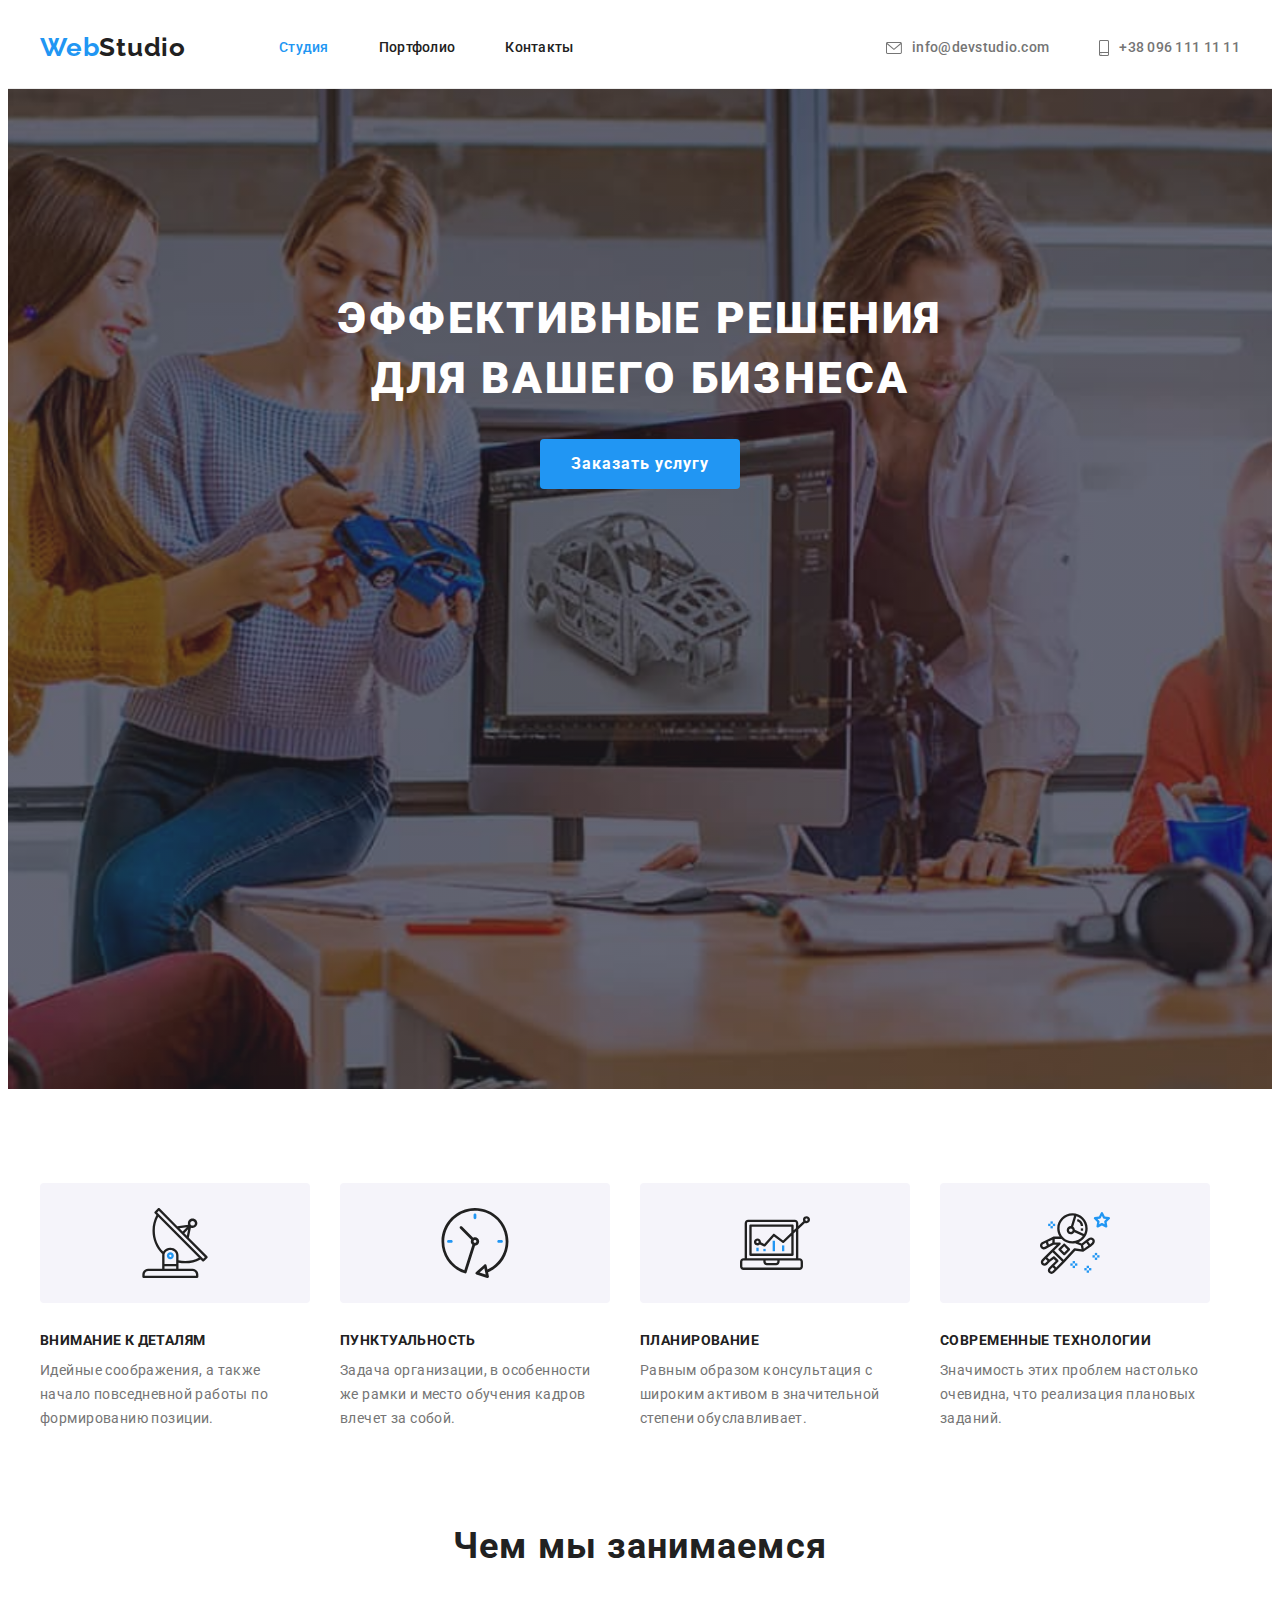
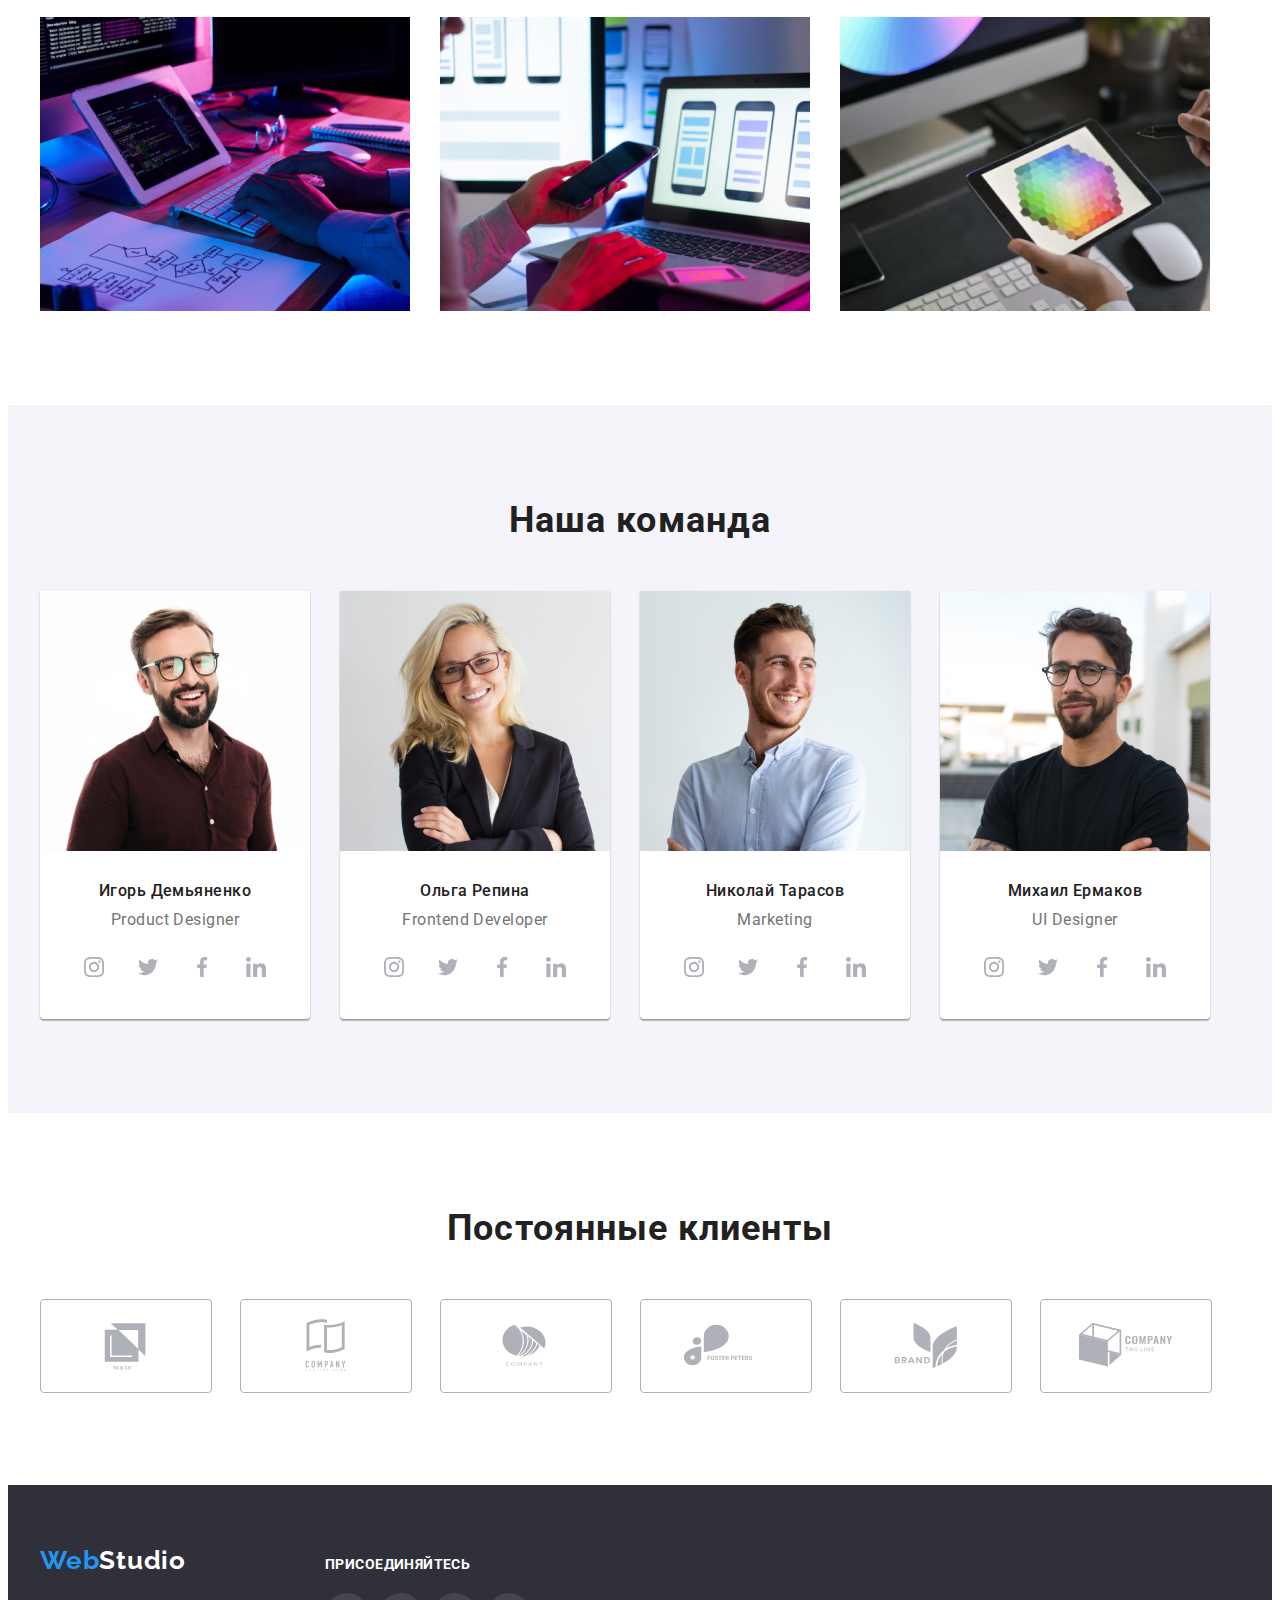
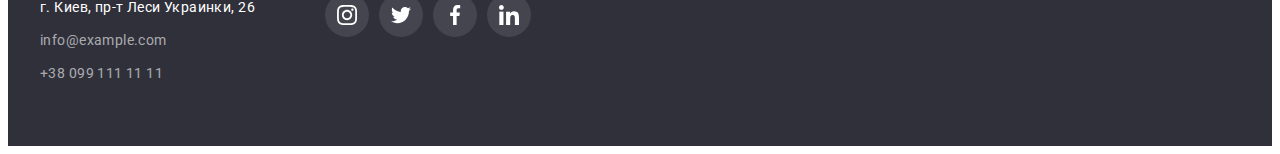
<file: index.html>
<!DOCTYPE html>
<html lang="ru">
  <head>
    <meta charset="UTF-8" />
    <meta http-equiv="X-UA-Compatible" content="IE=edge" />
    <meta name="viewport" content="width=device-width, initial-scale=1.0" />
    <link rel="preconnect" href="https://fonts.googleapis.com" />
    <link rel="preconnect" href="https://fonts.gstatic.com" crossorigin />
    <link
      href="https://fonts.googleapis.com/css2?family=Raleway:wght@700&family=Roboto:wght@400;500;700;900&display=swap"
      rel="stylesheet"
    />
    <title>Document</title>
    <link
      rel="stylesheet"
      href="https://cdnjs.cloudflare.com/ajax/libs/modern-normalize/1.1.0/modern-normalize.min.css"
      integrity="sha512-wpPYUAdjBVSE4KJnH1VR1HeZfpl1ub8YT/NKx4PuQ5NmX2tKuGu6U/JRp5y+Y8XG2tV+wKQpNHVUX03MfMFn9Q=="
      crossorigin="anonymous"
      referrerpolicy="no-referrer"
    />
    <link rel="stylesheet" href="./css/styles.css" />
  </head>
  <body>
    <!--Шапка сайта-->
    <header class="header">
      <div class="container main-list">
        <a lang="en" href="" class="header-logo link"
          >Web<span class="logo-black">Studio</span></a
        >
        <nav class="header-nav">
          <ul class="header-list list">
            <li class="header-item">
              <a href="" class="header-link link current">Студия</a>
            </li>
            <li class="header-item">
              <a href="./portfolio.html" class="header-link link">Портфолио</a>
            </li>
            <li class="header-item">
              <a href="" class="header-link link">Контакты</a>
            </li>
          </ul>
        </nav>
        <div class="contacts">
          <ul class="header-contacts list">
            <li class="header-item">
              <a href="" class="header-mail link">
                <svg class="contacts-icon" width="16" height="12">
                  <use href="./img/icons.svg#icon-envelope"></use>
                </svg>
                info@devstudio.com</a
              >
            </li>
            <li class="header-item">
              <a href="" class="header-tel link"
                ><svg class="contacts-icon" width="10" height="16">
                  <use href="./img/icons.svg#icon-smartphone"></use></svg
                >+38 096 111 11 11</a
              >
            </li>
          </ul>
        </div>
      </div>
    </header>

    <main>
      <!--Герой-->
      <section class="hero overlay">
        <div class="hero-contant">
          <h1 class="hero-title">Эффективные решения для вашего бизнеса</h1>
          <button type="button" class="hero-button">Заказать услугу</button>
        </div>
      </section>

      <!--Преимущества-->
      <section class="benefits">
        <div class="container">
          <h2 hidden class="visually-hidden">Наши преимущества</h2>
          <ul class="benefits-list list">
            <li class="benefits-item">
              <div class="benefits-picture">
                <svg class="benefits-icon" width="70" height="70">
                  <use href="./img/icons.svg#icon-antenna-1"></use>
                </svg>
              </div>
              <h3 class="benefits-title">Внимание к деталям</h3>
              <p class="benefits-text">
                Идейные соображения, а также начало повседневной работы по
                формированию позиции.
              </p>
            </li>
            <li class="benefits-item">
              <div class="benefits-picture">
                <svg class="benefits-icon" width="70" height="70">
                  <use href="./img/icons.svg#icon-clock-1"></use>
                </svg>
              </div>
              <h3 class="benefits-title">Пунктуальность</h3>
              <p class="benefits-text">
                Задача организации, в особенности же рамки и место обучения
                кадров влечет за собой.
              </p>
            </li>
            <li class="benefits-item">
              <div class="benefits-picture">
                <svg class="benefits-icon" width="70" height="70">
                  <use href="./img/icons.svg#icon-diagram-1"></use>
                </svg>
              </div>
              <h3 class="benefits-title">Планирование</h3>
              <p class="benefits-text">
                Равным образом консультация с широким активом в значительной
                степени обуславливает.
              </p>
            </li>
            <li class="benefits-item">
              <div class="benefits-picture">
                <svg class="benefits-icon" width="70" height="70">
                  <use href="./img/icons.svg#icon-astronaut-1"></use>
                </svg>
              </div>
              <h3 class="benefits-title">Современные технологии</h3>
              <p class="benefits-text">
                Значимость этих проблем настолько очевидна, что реализация
                плановых заданий.
              </p>
            </li>
          </ul>
        </div>
      </section>

      <!--Виды работ-->
      <section class="worktypes">
        <div class="container">
          <h2 class="worktypes-title">Чем мы занимаемся</h2>
          <ul class="worktypes-list list">
            <li class="worktypes-item">
              <a href="">
                <img
                  class="worktypes-photo"
                  src="./img/comp1.jpg"
                  alt="разработка програмного обеспечения"
                  width="370"
                />
              </a>
            </li>
            <li class="worktypes-item">
              <a href="">
                <img
                  class="worktypes-photo"
                  src="./img/comp2.jpg"
                  alt="тестирование мобильного приложения"
                  width="370"
                />
              </a>
            </li>
            <li class="worktypes-item">
              <a href="">
                <img
                  class="worktypes-photo"
                  src="./img/comp3.jpg"
                  alt="работа с палитрой цветов"
                  width="370"
                />
              </a>
            </li>
          </ul>
        </div>
      </section>

      <!--Команда-->
      <section class="command">
        <div class="container">
          <h2 class="command-title">Наша команда</h2>
          <ul class="command-list list">
            <li class="command-item">
              <img
                class="photo"
                lang="en"
                src="./img/photo1.jpg"
                alt="Product Designer"
                width="270"
              />
              <div class="command-container">
                <h3 class="command-photo">Игорь Демьяненко</h3>
                <p lang="en" class="command-text">Product Designer</p>
                <ul class="command-soc-list list">
                  <li class="command-soc-item">
                    <a href="" class="command-soc-link link">
                      <svg class="command-soc-icon" width="20" height="20">
                        <use href="./img/icons.svg#icon-instagram"></use>
                      </svg>
                    </a>
                  </li>
                  <li class="command-soc-item">
                    <a href="" class="command-soc-link link">
                      <svg class="command-soc-icon" width="20" height="20">
                        <use href="./img/icons.svg#icon-twitter"></use>
                      </svg>
                    </a>
                  </li>
                  <li class="command-soc-item">
                    <a href="" class="command-soc-link link">
                      <svg class="command-soc-icon" width="20" height="20">
                        <use href="./img/icons.svg#icon-facebook"></use>
                      </svg>
                    </a>
                  </li>
                  <li class="command-soc-item">
                    <a href="" class="command-soc-link link">
                      <svg class="command-soc-icon" width="20" height="20">
                        <use href="./img/icons.svg#icon-linkedin"></use>
                      </svg>
                    </a>
                  </li>
                </ul>
              </div>
            </li>
            <li class="command-item">
              <img
                class="photo"
                lang="en"
                src="./img/photo2.jpg"
                alt="Frontend Developer"
                width="270"
              />
              <div class="command-container">
                <h3 class="command-photo">Ольга Репина</h3>
                <p lang="en" class="command-text">Frontend Developer</p>
                <ul class="command-soc-list list">
                  <li class="command-soc-item">
                    <a href="" class="command-soc-link link">
                      <svg class="command-soc-icon" width="20" height="20">
                        <use href="./img/icons.svg#icon-instagram"></use>
                      </svg>
                    </a>
                  </li>
                  <li class="command-soc-item">
                    <a href="" class="command-soc-link link">
                      <svg class="command-soc-icon" width="20" height="20">
                        <use href="./img/icons.svg#icon-twitter"></use>
                      </svg>
                    </a>
                  </li>
                  <li class="command-soc-item">
                    <a href="" class="command-soc-link link">
                      <svg class="command-soc-icon" width="20" height="20">
                        <use href="./img/icons.svg#icon-facebook"></use>
                      </svg>
                    </a>
                  </li>
                  <li class="command-soc-item">
                    <a href="" class="command-soc-link link">
                      <svg class="command-soc-icon" width="20" height="20">
                        <use href="./img/icons.svg#icon-linkedin"></use>
                      </svg>
                    </a>
                  </li>
                </ul>
              </div>
            </li>
            <li class="command-item">
              <img
                class="photo"
                lang="en"
                src="./img/photo3.jpg"
                alt="Marketing"
                width="270"
              />
              <div class="command-container">
                <h3 class="command-photo">Николай Тарасов</h3>
                <p lang="en" class="command-text">Marketing</p>
                <ul class="command-soc-list list">
                  <li class="command-soc-item">
                    <a href="" class="command-soc-link link">
                      <svg class="command-soc-icon" width="20" height="20">
                        <use href="./img/icons.svg#icon-instagram"></use>
                      </svg>
                    </a>
                  </li>
                  <li class="command-soc-item">
                    <a href="" class="command-soc-link link">
                      <svg class="command-soc-icon" width="20" height="20">
                        <use href="./img/icons.svg#icon-twitter"></use>
                      </svg>
                    </a>
                  </li>
                  <li class="command-soc-item">
                    <a href="" class="command-soc-link link">
                      <svg class="command-soc-icon" width="20" height="20">
                        <use href="./img/icons.svg#icon-facebook"></use>
                      </svg>
                    </a>
                  </li>
                  <li class="command-soc-item">
                    <a href="" class="command-soc-link link">
                      <svg class="command-soc-icon" width="20" height="20">
                        <use href="./img/icons.svg#icon-linkedin"></use>
                      </svg>
                    </a>
                  </li>
                </ul>
              </div>
            </li>
            <li class="command-item">
              <img
                class="photo"
                lang="en"
                src="./img/photo4.jpg"
                alt="UI Designer"
                width="270"
              />
              <div class="command-container">
                <h3 class="command-photo">Михаил Ермаков</h3>
                <p lang="en" class="command-text">UI Designer</p>
                <ul class="command-soc-list list">
                  <li class="command-soc-item">
                    <a href="" class="command-soc-link link">
                      <svg class="command-soc-icon" width="20" height="20">
                        <use href="./img/icons.svg#icon-instagram"></use>
                      </svg>
                    </a>
                  </li>
                  <li class="command-soc-item">
                    <a href="" class="command-soc-link link">
                      <svg class="command-soc-icon" width="20" height="20">
                        <use href="./img/icons.svg#icon-twitter"></use>
                      </svg>
                    </a>
                  </li>
                  <li class="command-soc-item">
                    <a href="" class="command-soc-link link">
                      <svg class="command-soc-icon" width="20" height="20">
                        <use href="./img/icons.svg#icon-facebook"></use>
                      </svg>
                    </a>
                  </li>
                  <li class="command-soc-item">
                    <a href="" class="command-soc-link link">
                      <svg class="command-soc-icon" width="20" height="20">
                        <use href="./img/icons.svg#icon-linkedin"></use>
                      </svg>
                    </a>
                  </li>
                </ul>
              </div>
            </li>
          </ul>
        </div>
      </section>

      <!-- Постоянные клиенты -->
      <section class="clients">
        <h2 class="clients-title">Постоянные клиенты</h2>
        <div class="container">
          <h2 class="clients-title-bottom" hidden>Лого клиентов</h2>
          <ul class="clients-list list">
            <li class="clients-item">
              <a href="" class="clients-logo-link link">
                <svg class="clients-icon" width="106" height="60">
                  <use href="./img/icons.svg#icon-grouplogo1"></use>
                </svg>
              </a>
            </li>
            <li class="clients-item">
              <a href="" class="clients-logo-link link">
                <svg class="clients-icon" width="106" height="60">
                  <use href="./img/icons.svg#icon-grouplogo2"></use>
                </svg>
              </a>
            </li>
            <li class="clients-item">
              <a href="" class="clients-logo-link link">
                <svg class="clients-icon" width="106" height="60">
                  <use href="./img/icons.svg#icon-grouplogo3"></use>
                </svg>
              </a>
            </li>
            <li class="clients-item">
              <a href="" class="clients-logo-link link">
                <svg class="clients-icon" width="106" height="60">
                  <use href="./img/icons.svg#icon-grouplogo4"></use>
                </svg>
              </a>
            </li>
            <li class="clients-item">
              <a href="" class="clients-logo-link link">
                <svg class="clients-icon" width="106" height="60">
                  <use href="./img/icons.svg#icon-grouplogo5"></use>
                </svg>
              </a>
            </li>
            <li class="clients-item">
              <a href="" class="clients-logo-link link">
                <svg class="clients-icon" width="106" height="60">
                  <use href="./img/icons.svg#icon-grouplogo6"></use>
                </svg>
              </a>
            </li>
          </ul>
        </div>
      </section>
    </main>

    <!--Подвал-->
    <footer class="footer">
      <div class="footer-container">
        <div class="footer-address">
          <div class="footer-logo">
            <a lang="en" href="" class="footer-logo link"
              >Web<span class="white">Studio</span></a
            >
          </div>
          <address class="address">
            <p class="address-text">г. Киев, пр-т Леси Украинки, 26</p>
            <ul class="address-list list">
              <li class="address-item">
                <a href="" class="address-mail link">info@example.com</a>
              </li>
              <li class="address-item">
                <a href="" class="address-tel link">+38 099 111 11 11</a>
              </li>
            </ul>
          </address>
        </div>
        <div class="footer-join">
          <strong class="footer-title">Присоединяйтесь</strong>
          <ul class="footer-list list">
            <li class="footer-item">
              <a href="" class="footer-soc-link link">
                <svg class="footer-soc-icon" width="20" height="20">
                  <use href="./img/icons.svg#icon-instagram"></use>
                </svg>
              </a>
            </li>
            <li class="footer-item">
              <a href="" class="footer-soc-link link">
                <svg class="footer-soc-icon" width="20" height="20">
                  <use href="./img/icons.svg#icon-twitter"></use>
                </svg>
              </a>
            </li>
            <li class="footer-item">
              <a href="" class="footer-soc-link link">
                <svg class="footer-soc-icon" width="20" height="20">
                  <use href="./img/icons.svg#icon-facebook"></use>
                </svg>
              </a>
            </li>
            <li class="footer-item">
              <a href="" class="footer-soc-link link">
                <svg class="footer-soc-icon" width="20" height="20">
                  <use href="./img/icons.svg#icon-linkedin"></use>
                </svg>
              </a>
            </li>
          </ul>
        </div>
      </div>
    </footer>
  </body>
</html>
</file>
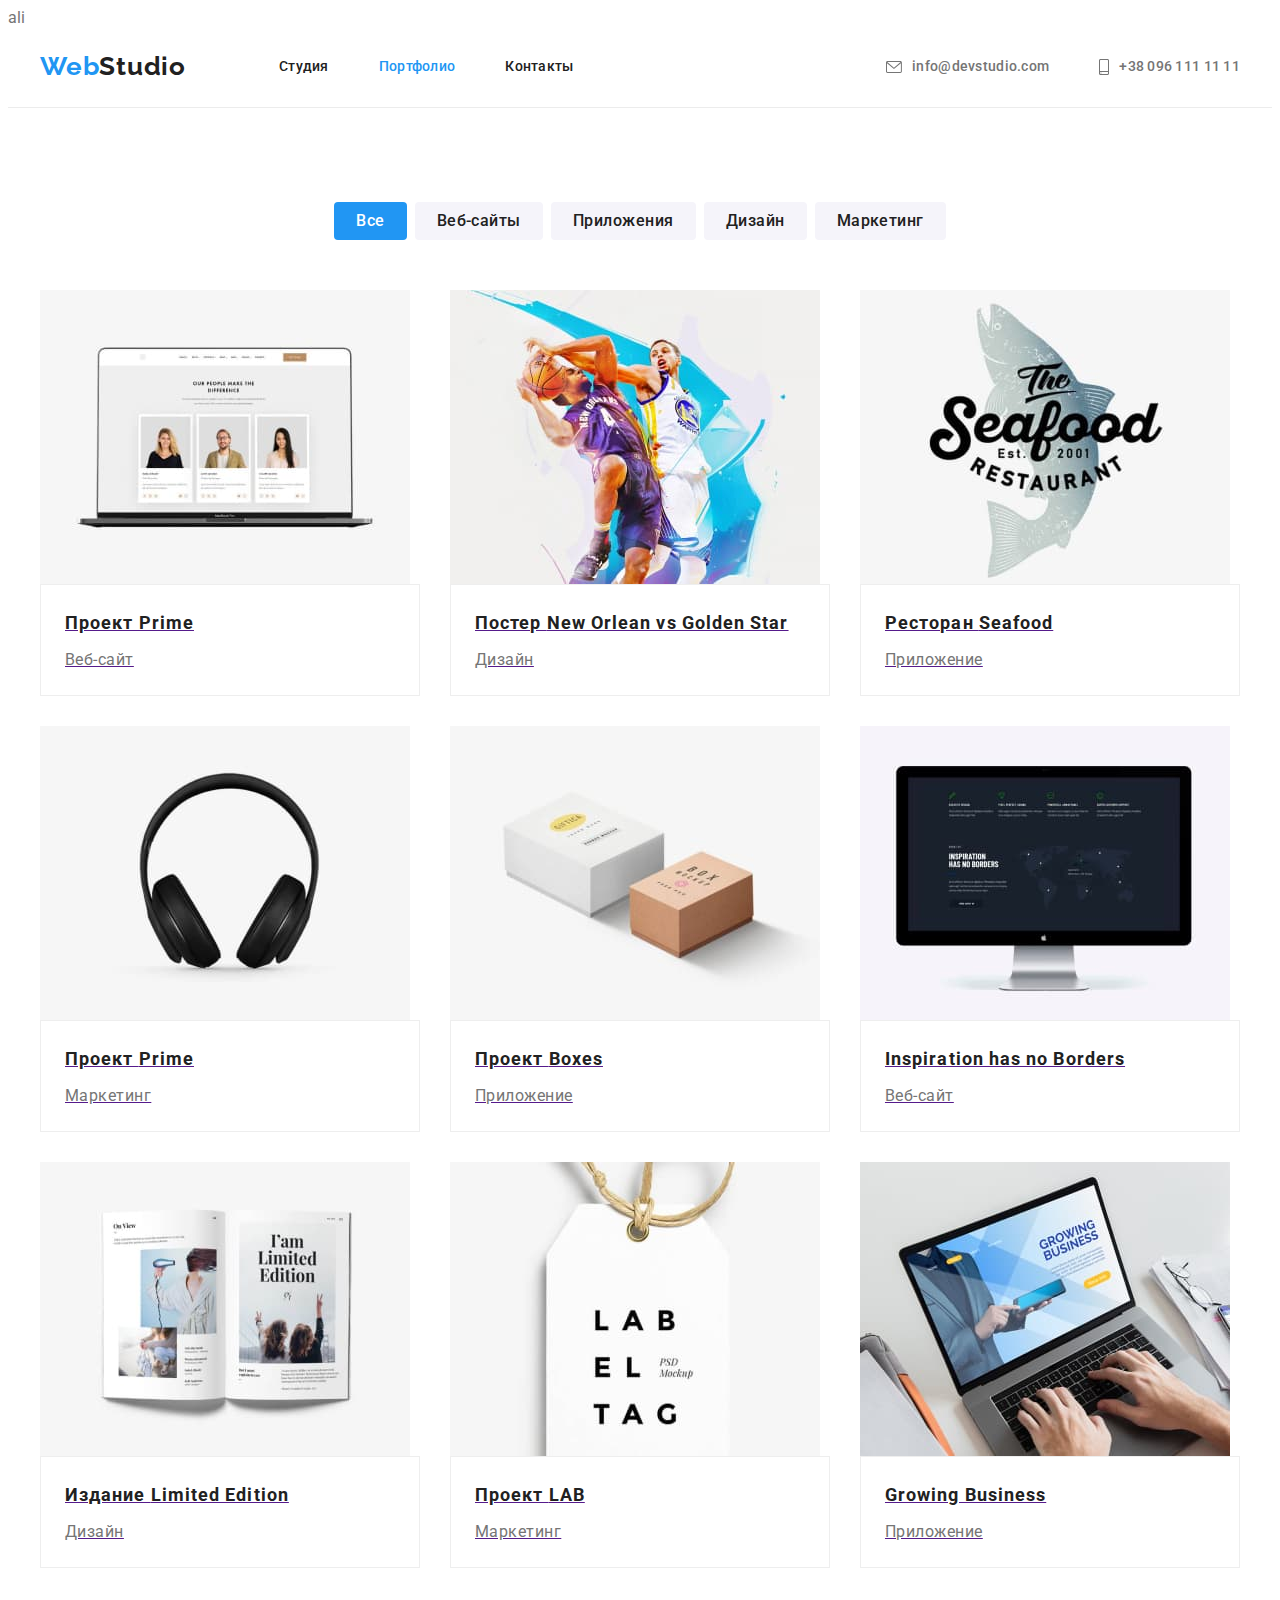
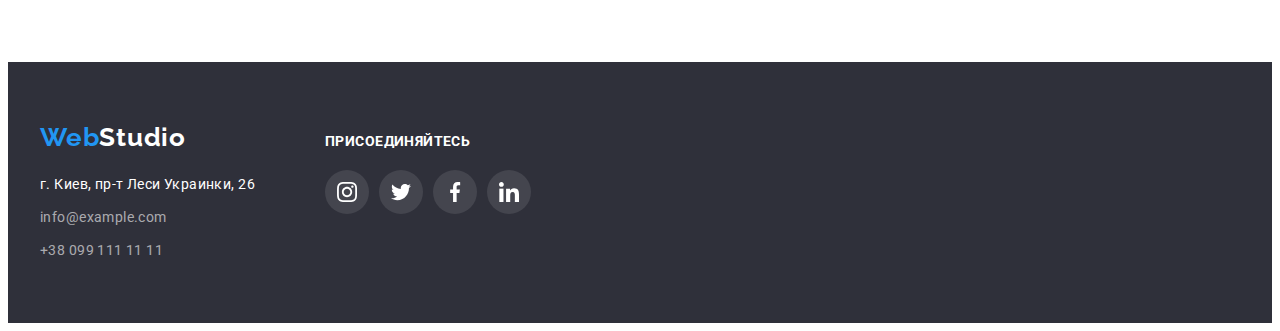
<file: portfolio.html>
ali<!DOCTYPE html>
<html lang="ru">
  <head>
    <meta charset="UTF-8" />
    <meta http-equiv="X-UA-Compatible" content="IE=edge" />
    <meta name="viewport" content="width=device-width, initial-scale=1.0" />
    <link rel="preconnect" href="https://fonts.googleapis.com" />
    <link rel="preconnect" href="https://fonts.gstatic.com" crossorigin />
    <link
      href="https://fonts.googleapis.com/css2?family=Raleway:wght@700&family=Roboto:wght@400;500;700;900&display=swap"
      rel="stylesheet"
    />
    <title>Document</title>
    <link
      rel="stylesheet"
      href="https://cdnjs.cloudflare.com/ajax/libs/modern-normalize/1.1.0/modern-normalize.min.css"
      integrity="sha512-wpPYUAdjBVSE4KJnH1VR1HeZfpl1ub8YT/NKx4PuQ5NmX2tKuGu6U/JRp5y+Y8XG2tV+wKQpNHVUX03MfMFn9Q=="
      crossorigin="anonymous"
      referrerpolicy="no-referrer"
    />
    <link rel="stylesheet" href="./css/styles.css" />
  </head>
  <body>
    <!--Шапка сайта-->
    <header class="header">
      <div class="container main-list">
        <a lang="en" href="" class="header-logo link"
          >Web<span class="logo-black">Studio</span></a
        >
        <nav class="header-nav">
          <ul class="header-list list">
            <li class="header-item">
              <a href="/index.html" class="header-link link">Студия</a>
            </li>
            <li class="header-item">
              <a href="./portfolio.html" class="header-link link current"
                >Портфолио</a
              >
            </li>
            <li class="header-item">
              <a href="" class="header-link link">Контакты</a>
            </li>
          </ul>
        </nav>
        <div class="contacts">
          <ul class="header-contacts list">
            <li class="header-item">
              <a href="" class="header-mail link">
                <svg class="contacts-icon" width="16" height="12">
                  <use href="./img/icons.svg#icon-envelope"></use>
                </svg>
                info@devstudio.com</a
              >
            </li>
            <li class="header-item">
              <a href="" class="header-tel link"
                ><svg class="contacts-icon" width="10" height="16">
                  <use href="./img/icons.svg#icon-smartphone"></use></svg
                >+38 096 111 11 11</a
              >
            </li>
          </ul>
        </div>
      </div>
    </header>

    <main>
      <!-- Портфолио -->
      <section class="portfolio">
        <div class="container">
          <h1 hidden>Портфолио</h1>
          <ul class="portfoliobutton-list list">
            <li class="portfoliobutton-item">
              <button type="button" class="portfoliobutton current-button">
                Все
              </button>
            </li>
            <li class="portfoliobutton-item">
              <button type="button" class="portfoliobutton">Веб-сайты</button>
            </li>
            <li class="portfoliobutton-item">
              <button type="button" class="portfoliobutton">Приложения</button>
            </li>
            <li class="portfoliobutton-item">
              <button type="button" class="portfoliobutton">Дизайн</button>
            </li>
            <li class="portfoliobutton-item">
              <button type="button" class="portfoliobutton">Маркетинг</button>
            </li>
          </ul>

          <ul class="portfolio-list list">
            <li class="portfolio-item">
              <a href="" class="portfolio-link" link>
                <img
                  class="photo"
                  src="./img/work-example-1.jpg"
                  alt="Пример веб-сайта"
                  width="370"
                />
                <div class="portfolio-bottom">
                  <h2 class="portfolio-title">Проект Prime</h2>
                  <p class="portfolio-text">Веб-сайт</p>
                </div>
              </a>
            </li>
            <li class="portfolio-item">
              <a href="" class="portfolio-link" link>
                <img
                  class="photo"
                  src="./img/work-example-2.jpg"
                  alt="Пример дизайна"
                  width="370"
                />
                <div class="portfolio-bottom">
                  <h2 class="portfolio-title">
                    Постер <span lang="en">New Orlean vs Golden Star</span>
                  </h2>
                  <p class="portfolio-text">Дизайн</p>
                </div>
              </a>
            </li>
            <li class="portfolio-item">
              <a href="" class="portfolio-link" link>
                <img
                  class="photo"
                  src="./img/work-example-3.jpg"
                  alt="Пример приложения"
                  width="370"
                />
                <div class="portfolio-bottom">
                  <h2 class="portfolio-title">
                    Ресторан <span lang="en">Seafood</span>
                  </h2>
                  <p class="portfolio-text">Приложение</p>
                </div>
              </a>
            </li>
            <li class="portfolio-item">
              <a href="" class="portfolio-link" link>
                <img
                  class="photo"
                  src="./img/work-example-4.jpg"
                  alt="Пример маркетинга"
                  width="370"
                />
                <div class="portfolio-bottom">
                  <h2 class="portfolio-title">
                    Проект <span lang="en">Prime</span>
                  </h2>
                  <p class="portfolio-text">Маркетинг</p>
                </div>
              </a>
            </li>
            <li class="portfolio-item">
              <a href="" class="portfolio-link" link>
                <img
                  class="photo"
                  src="./img/work-example-5.jpg"
                  alt="Пример приложения"
                  width="370"
                />
                <div class="portfolio-bottom">
                  <h2 class="portfolio-title">
                    Проект <span lang="en">Boxes</span>
                  </h2>
                  <p class="portfolio-text">Приложение</p>
                </div>
              </a>
            </li>
            <li class="portfolio-item">
              <a href="" class="portfolio-link" link>
                <img
                  class="photo"
                  src="./img/work-example-6.jpg"
                  alt="Пример веб-сайта"
                  width="370"
                />
                <div class="portfolio-bottom">
                  <h2 lang="en" class="portfolio-title">
                    Inspiration has no Borders
                  </h2>
                  <p class="portfolio-text">Веб-сайт</p>
                </div>
              </a>
            </li>
            <li class="portfolio-item">
              <a href="" class="portfolio-link" link>
                <img
                  class="photo"
                  src="./img/work-example-7.jpg"
                  alt="Пример дизайна"
                  width="370"
                />
                <div class="portfolio-bottom">
                  <h2 class="portfolio-title">
                    Издание <span lang="en">Limited Edition</span>
                  </h2>
                  <p class="portfolio-text">Дизайн</p>
                </div>
              </a>
            </li>
            <li class="portfolio-item">
              <a href="" class="portfolio-link" link>
                <img
                  class="photo"
                  src="./img/work-example-8.jpg"
                  alt="Пример маркетинга"
                  width="370"
                />
                <div class="portfolio-bottom">
                  <h2 class="portfolio-title">
                    Проект <span lang="en">LAB</span>
                  </h2>
                  <p class="portfolio-text">Маркетинг</p>
                </div>
              </a>
            </li>
            <li class="portfolio-item">
              <a href="" class="portfolio-link" link>
                <img
                  class="photo"
                  src="./img/work-example-9.jpg"
                  alt="Пример приложения"
                  width="370"
                />
                <div class="portfolio-bottom">
                  <h2 lang="en" class="portfolio-title">Growing Business</h2>
                  <p class="portfolio-text">Приложение</p>
                </div>
              </a>
            </li>
          </ul>
        </div>
      </section>
    </main>

    <!--Подвал-->
    <footer class="footer">
      <div class="footer-container">
        <div class="footer-address">
          <a lang="en" href="" class="footer-logo link"
            >Web<span class="white">Studio</span></a
          >
          <address class="address">
            <p class="address-text">г. Киев, пр-т Леси Украинки, 26</p>
            <ul class="address-list list">
              <li class="address-item">
                <a href="" class="address-mail link">info@example.com</a>
              </li>
              <li class="address-item">
                <a href="" class="address-tel link">+38 099 111 11 11</a>
              </li>
            </ul>
          </address>
        </div>
        <div class="footer-join">
          <strong class="footer-title">Присоединяйтесь</strong>
          <ul class="footer-list list">
            <li class="footer-item">
              <a href="" class="footer-soc-link link">
                <svg class="footer-soc-icon" width="20" height="20">
                  <use href="./img/icons.svg#icon-instagram"></use>
                </svg>
              </a>
            </li>
            <li class="footer-item">
              <a href="" class="footer-soc-link link">
                <svg class="footer-soc-icon" width="20" height="20">
                  <use href="./img/icons.svg#icon-twitter"></use>
                </svg>
              </a>
            </li>
            <li class="footer-item">
              <a href="" class="footer-soc-link link">
                <svg class="footer-soc-icon" width="20" height="20">
                  <use href="./img/icons.svg#icon-facebook"></use>
                </svg>
              </a>
            </li>
            <li class="footer-item">
              <a href="" class="footer-soc-link link">
                <svg class="footer-soc-icon" width="20" height="20">
                  <use href="./img/icons.svg#icon-linkedin"></use>
                </svg>
              </a>
            </li>
          </ul>
        </div>
      </div>
    </footer>
  </body>
</html>
</file>
<file: css/styles.css>
/* цвет текста заголовков #212121 */
/* цвет основного текста rgba(117, 117, 117, 1) */
/* цвет акцента и первой части лого в шапке и подвале #2196F3 */
/* цвет второй части лого в шапке #000000 */
/* цвет второй части лого в подвале и текста в герое #FFFFFF */
/* вторичный цвет фона #F5F4FA */
/* цвет фона героя #2F303A */

:root {
  --primery-text-color: rgba(117, 117, 117, 1);
  --title-text-color: #212121;
  --accennt-color: #2196f3;
  --background-color: #2f303a;
  --command-bg-color: #f5f4fa;
  --primery-bg-color: #ffffff;
  --button-color: #188ce8;
  --header-list-color: #757575;
  --address-list-color: rgba(255, 255, 255, 0.6);
  --border-color: #eeeeee;
  --border-hed-color: #ececec;
  --box-shadow-one: rgba(0, 0, 0, 0.12);
  --box-shadow-two: rgba(0, 0, 0, 0.14);
  --box-shadow-three: rgba(0, 0, 0, 0.2);
  --command-soc-link: #afb1b8;
  --footer-linl-color: rgba(255, 255, 255, 0.1);
  --portfolio-shadow-one: rgba(0, 0, 0, 0.12);
  --portfolio-shadow-two: rgba(0, 0, 0, 0.06);
  --portfolio-shadow-three: rgba(0, 0, 0, 0.16);
  --portfoliobutton-shadow-one: rgba(0, 0, 0, 0.1);
  --portfoliobutton-shadow-two: rgba(0, 0, 0, 0.08);
  --portfoliobutton-shadow-three: rgba(0, 0, 0, 0.12);
}

p,
h1,
h2,
h3,
h4 {
  margin: 0;
}
ul {
  margin: 0;
  padding-left: 0;
}

body {
  color: var(--primery-text-color);
  background-color: var(--primery-bg-color);
  font-family: Roboto, sans-serif;
}
.list {
  list-style: none;
  padding: 0;
  margin: 0;
}
.link {
  text-decoration: none;
}

/*            header            */
.container {
  margin-left: auto;
  margin-right: auto;
  width: 1200px;
  padding: 0 15px;
}

.header {
  background-color: var(--primery-bg-color);
  border-bottom: 1px solid var(--border-hed-color);
}

.main-list {
  display: flex;
}

.header-list {
  display: flex;
}

.header-contacts {
  display: flex;
}
.header-contacts .header-item + .header-item {
  margin-left: 50px;
}
.header-list .header-item + .header-item {
  margin-left: 50px;
}

.header-logo {
  display: block;
  padding-top: 24px;
  padding-bottom: 25px;
  margin-right: 93px;
  color: var(--accennt-color);
  font-family: "Raleway";
  font-weight: 700;
  font-size: 26px;
  line-height: 1.19;
  letter-spacing: 0.03em;
}

.logo-black {
  color: var(--title-text-color);
}

.link.current,
.header-list .link:hover,
.header-list .link:focus {
  color: var(--accennt-color);
}

.header-link {
  display: block;
  padding-top: 32px;
  padding-bottom: 32px;
  font-weight: 500;
  font-size: 14px;
  line-height: 1.14;
  letter-spacing: 0.02em;
  color: var(--title-text-color);
}

.contacts {
  margin-left: auto;
}

.header-contacts .link:hover,
.header-contacts .link:focus {
  color: var(--accennt-color);
}

.header-mail,
.header-tel {
  display: flex;
  align-items: center;
  padding-top: 32px;
  padding-bottom: 32px;
  color: var(--header-list-color);
  font-weight: 500;
  font-size: 14px;
  line-height: 1.14;
  letter-spacing: 0.02em;
}

.contacts-icon {
  margin-right: 10px;
  fill: currentColor;
}
/*                     hero                  */
.hero {
  background-color: var(--background-color);
  padding: 200px 0;
}

.overlay {
  background-image: linear-gradient(
      rgba(47, 48, 58, 0.4),
      rgba(47, 48, 58, 0.4)
    ),
    url("../img/image-hero.jpg");
  max-width: 1600px;
  height: 600px;
  margin: 0 auto;
  background-repeat: no-repeat;
  background-position: center;
  background-size: cover;
}

.hero-contant {
  max-width: 696px;
  margin-left: auto;
  margin-right: auto;
}
.hero-title {
  margin-top: 0;
  margin-bottom: 30px;
  color: var(--primery-bg-color);
  background-color: transparent;
  font-weight: 900;
  font-size: 44px;
  line-height: 1.36;
  text-align: center;
  letter-spacing: 0.06em;
  text-transform: uppercase;
}
.hero-button {
  display: flex;
  margin: 0 auto;
  min-width: 200px;
  height: 50px;
  justify-content: center;
  border-radius: 4px;
  border: transparent;
  color: var(--primery-bg-color);
  background-color: var(--accennt-color);
  font-family: inherit;
  font-weight: 700;
  font-size: 16px;
  line-height: 1.88;
  align-items: center;
  text-align: center;
  letter-spacing: 0.06em;
  cursor: pointer;
}
.hero-button:hover,
.hero-button:focus {
  background-color: var(--button-color);
}

/*                  benefits                  */
.visually-hidden {
  position: absolute;
  width: 1px;
  height: 1px;
  margin: -1px;
  border: 0;
  padding: 0;
  white-space: nowrap;
  clip-path: inset(100%);
  clip: rect(0 0 0 0);
  overflow: hidden;
}

.benefits {
  padding-top: 94px;
  padding-bottom: 94px;
  margin-top: 0;
  margin-bottom: 0;
  background-color: var(--primery-bg-color);
}
.benefits-list {
  display: flex;
}

.benefits-list .benefits-item + .benefits-item {
  margin-left: 30px;
}

.benefits-title {
  margin-top: 0;
  margin-bottom: 10px;
  color: var(--title-text-color);
  font-weight: 700;
  font-size: 14px;
  line-height: 1.14;
  letter-spacing: 0.03em;
  text-transform: uppercase;
}
.benefits-text {
  width: 270px;
  margin-top: 0;
  margin-bottom: 0;
  color: var(--header-list-color);
  font-size: 14px;
  line-height: 1.71;
  letter-spacing: 0.03em;
}

.benefits-picture {
  display: flex;
  width: 270px;
  height: 120px;
  justify-content: center;
  align-items: center;
  border-radius: 4px;
  margin-bottom: 30px;
  background-color: var(--command-bg-color);
}

.benefits-icon {
  margin: 0;
}

/*               worktipes                */
.worktypes {
  padding-bottom: 94px;
  background-color: var(--primery-bg-color);
}
.worktypes-title {
  margin-top: 0;
  margin-bottom: 50px;
  color: var(--title-text-color);
  font-weight: 700;
  font-size: 36px;
  line-height: 1.17;
  text-align: center;
  letter-spacing: 0.03em;
}

.worktypes-list {
  display: flex;
}

.worktypes-list .worktypes-item + .worktypes-item {
  margin-left: 30px;
}

.worktypes-photo {
  display: block;
  max-width: 100%;
  height: auto;
}

/*                      command                  */
.command {
  padding-top: 94px;
  padding-bottom: 94px;
  background-color: var(--command-bg-color);
}
.command-title {
  margin-top: 0;
  margin-bottom: 50px;
  color: var(--title-text-color);
  font-weight: 700;
  font-size: 36px;
  line-height: 1.17;
  text-align: center;
  letter-spacing: 0.03em;
}
.command-text {
  margin: 0 0 16px;
  color: var(--header-list-color);
  font-size: 16px;
  line-height: 1.19;
  text-align: center;
  letter-spacing: 0.03em;
}
.command-list {
  display: flex;
}
.command-list .command-item + .command-item {
  margin-left: 30px;
}
.command-item {
  box-shadow: 0px 1px 3px var(--box-shadow-one),
    0px 1px 1px var(--box-shadow-two), 0px 2px 1px var(--box-shadow-three);
  border-radius: 0px 0px 4px 4px;
  background-color: var(--primery-bg-color);
}
.command-photo {
  margin-bottom: 10px;
  color: var(--title-text-color);
  font-weight: 500;
  font-size: 16px;
  line-height: 1.19;
  text-align: center;
  letter-spacing: 0.03em;
}
.command-container {
  padding: 30px 32px;
}

.photo {
  background-color: var(--primery-bg-color);
  display: block;
  max-width: 100%;
  height: auto;
}

.command-soc-list {
  display: flex;
  justify-content: center;
}

.command-soc-item {
  width: 44px;
  height: 44px;
  margin-left: 10px;
}

.command-soc-item:first-child {
  margin-left: 0;
}

.command-soc-link {
  display: flex;
  align-items: center;
  justify-content: center;
  width: 100%;
  height: 100%;
  border-radius: 50%;
  color: var(--command-soc-link);
}

.command-soc-icon {
  fill: currentColor;
}

.command-soc-link:hover,
.command-soc-link:focus {
  background-color: var(--accennt-color);
  color: var(--primery-bg-color);
}

/*            steady clients            */
.clients {
  padding-top: 94px;
  padding-bottom: 94px;
  margin-top: 0;
  margin-bottom: 0;
  background-color: var(--primery-bg-color);
}

.clients-title {
  margin-bottom: 50px;
  color: var(--title-text-color);
  font-weight: 700;
  font-size: 36px;
  line-height: 1.17;
  text-align: center;
  letter-spacing: 0.03em;
}

.clients-list {
  display: flex;
}

.clients-item {
  width: 170px;
  height: 92px;
}

.clients-logo-link {
  display: flex;
  width: 100%;
  height: 100%;
  justify-content: center;
  align-items: center;
  outline: transparent;
  border: 1px solid var(--command-soc-link);
  border-radius: 4px;
  color: var(--command-soc-link);
}

.clients-list .clients-item + .clients-item {
  margin-left: 30px;
}

.clients-icon {
  fill: currentColor;
}

.clients-logo-link:hover,
.clients-logo-link:focus {
  color: var(--accennt-color);
  border: 1px solid var(--accennt-color);
}
/*               footer                 */
.footer {
  color: var(--primery-bg-color);
  background-color: var(--background-color);
  padding-top: 60px;
  padding-bottom: 60px;
}

.footer-container {
  align-items: baseline;
  display: flex;
  margin-left: auto;
  margin-right: auto;
  width: 1200px;
  padding: 0 15px;
}

.footer .footer-logo {
  display: block;
  margin-top: 0;
  margin-bottom: 20px;
  color: var(--accennt-color);
  font-family: "Raleway";
  font-weight: 700;
  font-size: 26px;
  line-height: 1.19;
  letter-spacing: 0.03em;
}

.white {
  color: var(--primery-bg-color);
}
.address {
  font-family: "Roboto";
  font-style: normal;
}
.address-text {
  margin-top: 0;
  margin-bottom: 9px;
  color: var(--primery-bg-color);
  font-size: 14px;
  line-height: 1.71;
  letter-spacing: 0.03em;
}
.address-list .link:hover,
.address-list .link:focus {
  color: var(--accennt-color);
}
.address-item:first-child {
  margin-top: 0;
  margin-bottom: 9px;
}
.address-mail {
  color: var(--address-list-color);
  font-size: 14px;
  line-height: 1.71;
  letter-spacing: 0.03em;
}
.address-tel {
  color: var(--address-list-color);
  font-size: 14px;
  line-height: 1.71;
  letter-spacing: 0.03em;
}

.footer-join {
  width: 206px;
  margin-left: 70px;
}

.footer-title {
  display: block;
  margin-bottom: 20px;
  font-size: 14px;
  line-height: 1.14;
  letter-spacing: 0.03em;
  text-transform: uppercase;
}

.footer-list {
  display: flex;
  width: 206px;
  height: 44px;
}

.footer-item {
  width: 44px;
  height: 44px;
  margin-left: 10px;
}

.footer-item:first-child {
  margin-left: 0;
}

.footer-soc-link {
  display: flex;
  align-items: center;
  justify-content: center;
  width: 100%;
  height: 100%;
  border-radius: 50%;
  background-color: var(--footer-linl-color);
}

.footer-soc-link:hover,
.footer-soc-link:focus {
  background-color: var(--accennt-color);
}

.footer-soc-icon {
  fill: var(--primery-bg-color);
}

/*               portfolio               */
.portfolio {
  padding-top: 94px;
  padding-bottom: 94px;
}

.portfoliobutton:hover,
.portfoliobutton:focus {
  color: var(--primery-bg-color);
  background-color: var(--accennt-color);
  box-shadow: 0px 3px 1px var(--portfoliobutton-shadow-one),
    0px 1px 2px var(--portfoliobutton-shadow-two),
    0px 2px 2px var(--portfoliobutton-shadow-three);
}
.portfoliobutton-list {
  display: flex;
  margin-bottom: 50px;
  justify-content: center;
}
.portfoliobutton-list .portfoliobutton-item + .portfoliobutton-item {
  margin-left: 8px;
}
.portfolio-list {
  display: flex;
  flex-wrap: wrap;
}
.portfolio-item {
  width: calc((100% - 60px) / 3);
  margin-right: 30px;
  margin-bottom: 30px;
}

.portfolio-item:nth-child(3n) {
  margin-right: 0;
}
.portfolio-item:nth-last-child(-n + 3) {
  margin-bottom: 0;
}

.portfolio-item:hover {
  box-shadow: 0px 1px 1px var(--portfolio-shadow-one),
    0px 4px 4px var(--portfolio-shadow-two),
    1px 4px 6px var(--portfolio-shadow-three);
  cursor: pointer;
}

.portfolio-link {
  display: block;
}

.portfolio-link:focus {
  box-shadow: 0px 3px 1px var(--portfoliobutton-shadow-one),
    0px 1px 2px var(--portfoliobutton-shadow-two),
    0px 2px 2px var(--portfoliobutton-shadow-three);
}

.portfolio-title {
  margin-bottom: 4px;
  color: var(--title-text-color);
  font-weight: 700;
  font-size: 18px;
  line-height: 2;
  letter-spacing: 0.06em;
}
.portfolio-text {
  margin: 0;
  color: var(--header-list-color);
  font-size: 16px;
  line-height: 1.88;
  letter-spacing: 0.03em;
}
.portfoliobutton {
  padding: 6px 22px;
  border-radius: 4px;
  color: var(--title-text-color);
  background-color: var(--command-bg-color);
  border: transparent;
  cursor: pointer;
  font-family: inherit;
  font-weight: 500;
  font-size: 16px;
  line-height: 1.63;
  text-align: center;
  letter-spacing: 0.03em;
}
.current-button {
  color: var(--primery-bg-color);
  background-color: var(--accennt-color);
}
.portfolio-bottom {
  padding: 20px 24px;
  border: 1px solid var(--border-color);
}
</file>
